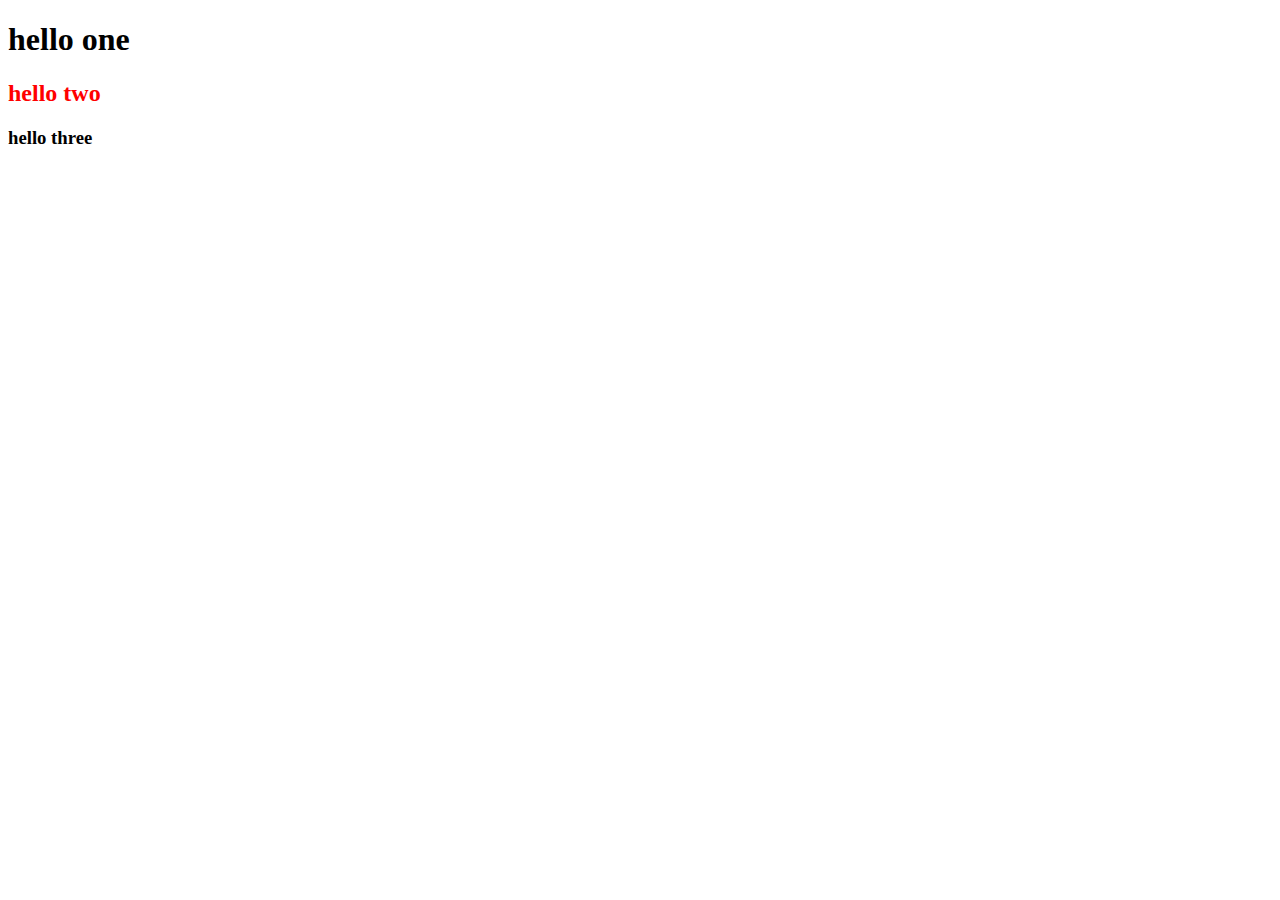
<file: DOM/index.html>
<!DOCTYPE html>
<html>
    <head>
<title>
    scriptkipractice

</title>
    </head>
    <body>
        <h1>
            hello one
        </h1>
        <h2>
            hello two
        </h2>
        <h3>
            hello three
        </h3>
        <script src="script.js">

        </script>
        
    </body>
</html>
</file>
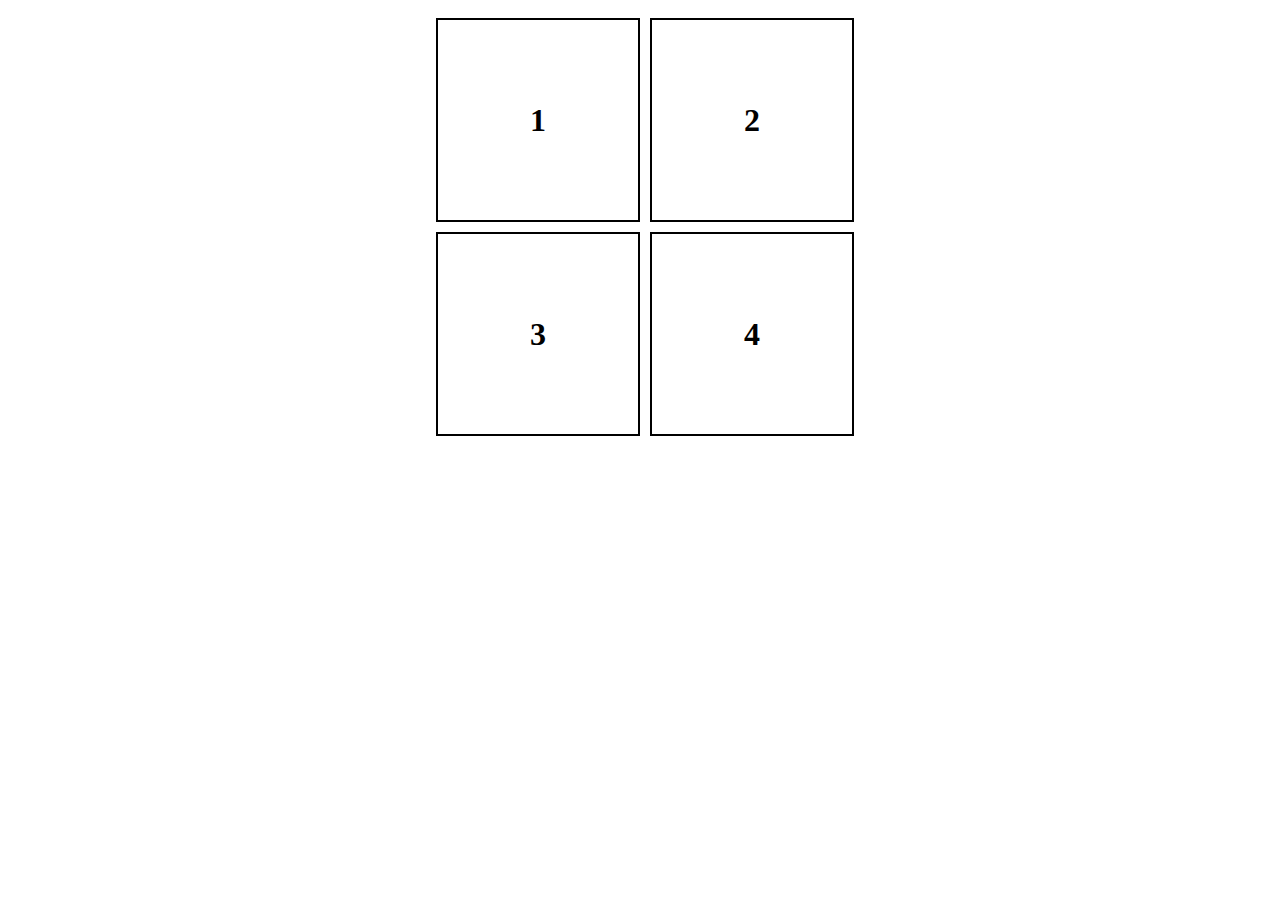
<file: swap game/index.html>
<!DOCTYPE html>
<html>
    <head>
        <title>
            SWAPGAME
        </title>
        <link rel="stylesheet" href="style.css">
    </head>
    <body>
        <div id="main">
           <div id="box">

           
            <div class = "rect">
             <div id="sq1" class="Shape">
                <h1>1</h1>
            </div>
            <div id="sq2" class="Shape">
                <h1>2</h1>
            </div>
           </div>
           <div class="rect">
                 <div id="sq3" class="Shape">
                <h1>3</h1>
            </div>
            <div id="sq4" class="Shape">
                <h1>4</h1>
            </div>
           </div>
           </div>
        </div>
        <script src = "script.js">

        </script>
    </body>
</html>
</file>
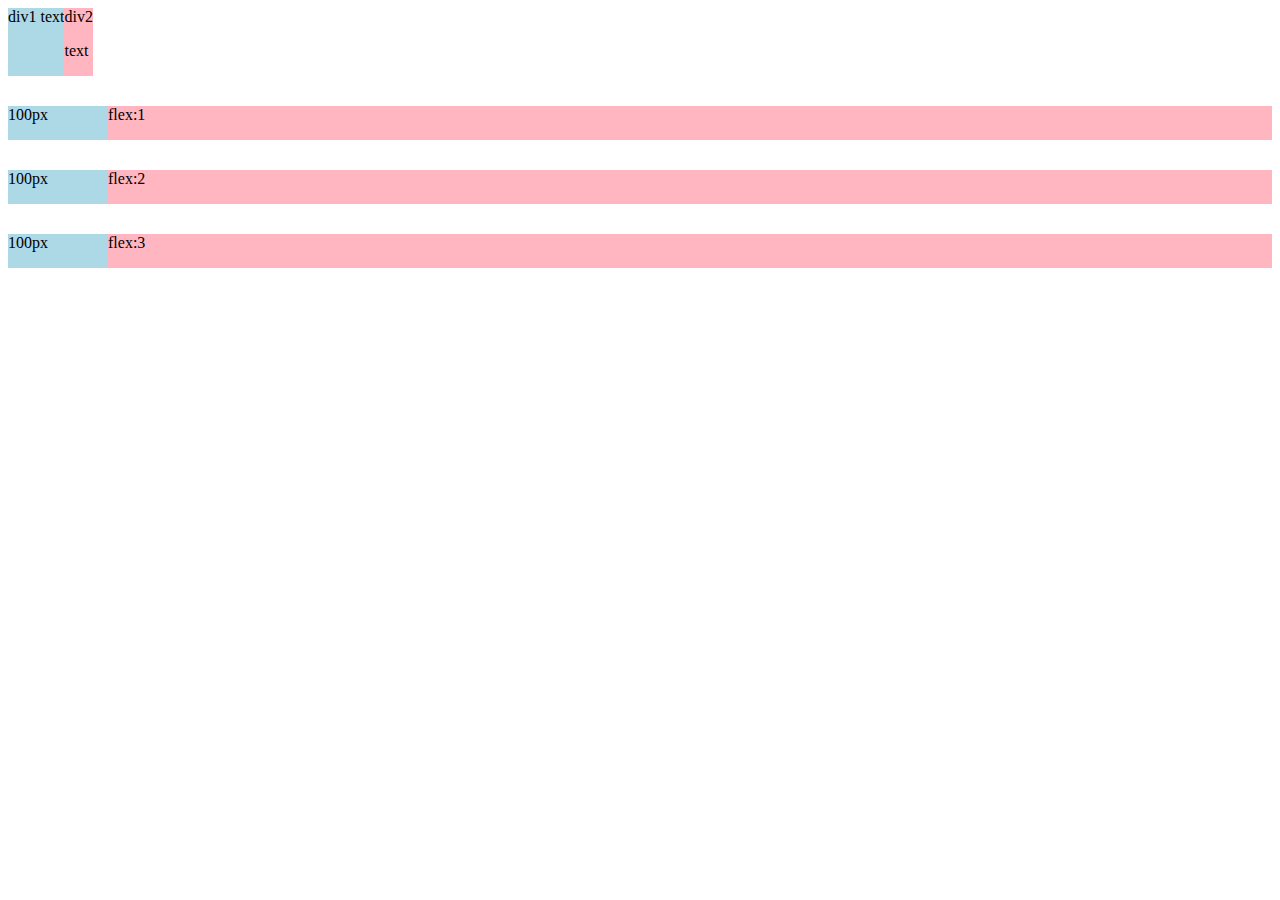
<file: flexbox.html>
<!DOCTYPE html>
<html>
    <head>
        <title> flex box practice</title>
    </head>
    <body>
        <div style="
            display: flex;
            flex-direction: row;
            
            
            ">
            <div style="background-color: lightblue;">div1 text</div>
            <div style="background-color: lightpink;">div2 <p>
                text
            </p>
            <divs></div>
        </div>
        <div style="
            display: flex;
            flex-direction: row;
            margin-top: 30px;
            
            ">
            <div style="background-color: lightblue;
            width: 100px;">100px</div>
            <div style="background-color: lightpink;
            flex: 1;">flex:1 <p>
                
            </p></div>
        </div>
        <div style="
            display: flex;
            flex-direction: row;
            margin-top: 30px;
            ">
            <div style="background-color: lightblue;
            width: 100px;">100px</div>
            <div style="background-color: lightpink;
            flex: 2;">flex:2 <p>
                
            </p></div>
        </div>
        <div style="
            display: flex;
            flex-direction: row;
            margin-top: 30px;
            
            ">
            <div style="background-color: lightblue;
            width: 100px;">100px</div>
            <div style="background-color: lightpink;
            flex: 1;">flex:3 <p>
                
            </p></div>
        </div>
    </body>
</html>
</file>
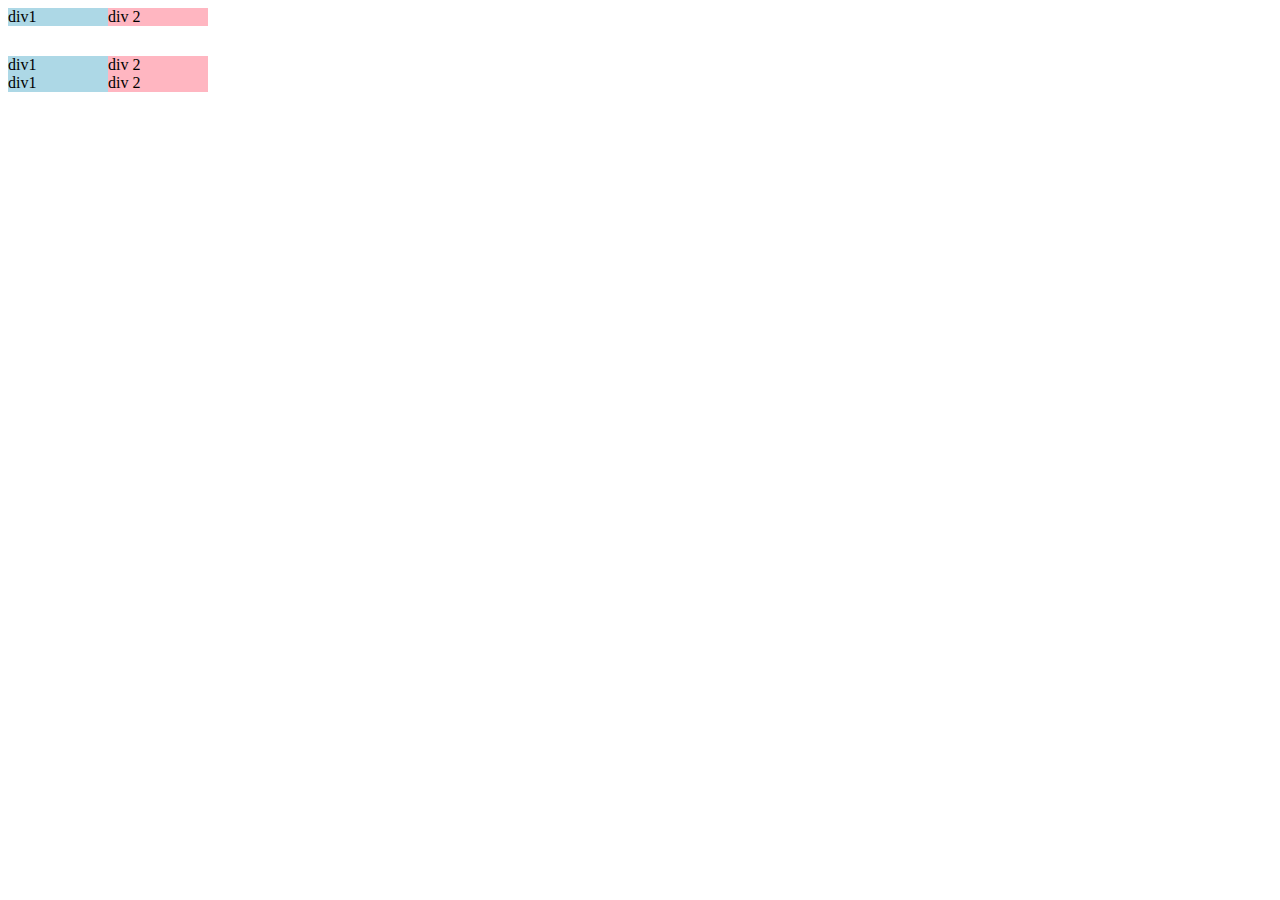
<file: grid.html>
<!DOCTYPE html>
<html>
    <head>
        <title>grid practice</title>
    </head>
    <body>
        <div style="
            display:grid;
            grid-template-columns: 100px 100px;
            ">
            <div style="background-color: lightblue;"> div1</div>
            <div style="background-color: lightpink;">div 2</div>
        </div>
        <div style="
            display:grid;
            grid-template-columns: 100px 100px;
            margin-top: 30px;
            ">
            <div style="background-color: lightblue;"> div1</div>
            <div style="background-color: lightpink;">div 2</div>
        </div>
        <div style="
            display:grid;
            grid-template-columns: 100px 100px;
            ">
            <div style="background-color: lightblue;"> div1</div>
            <div style="background-color: lightpink;">div 2</div>
        </div>
    </body>
</html>
</file>
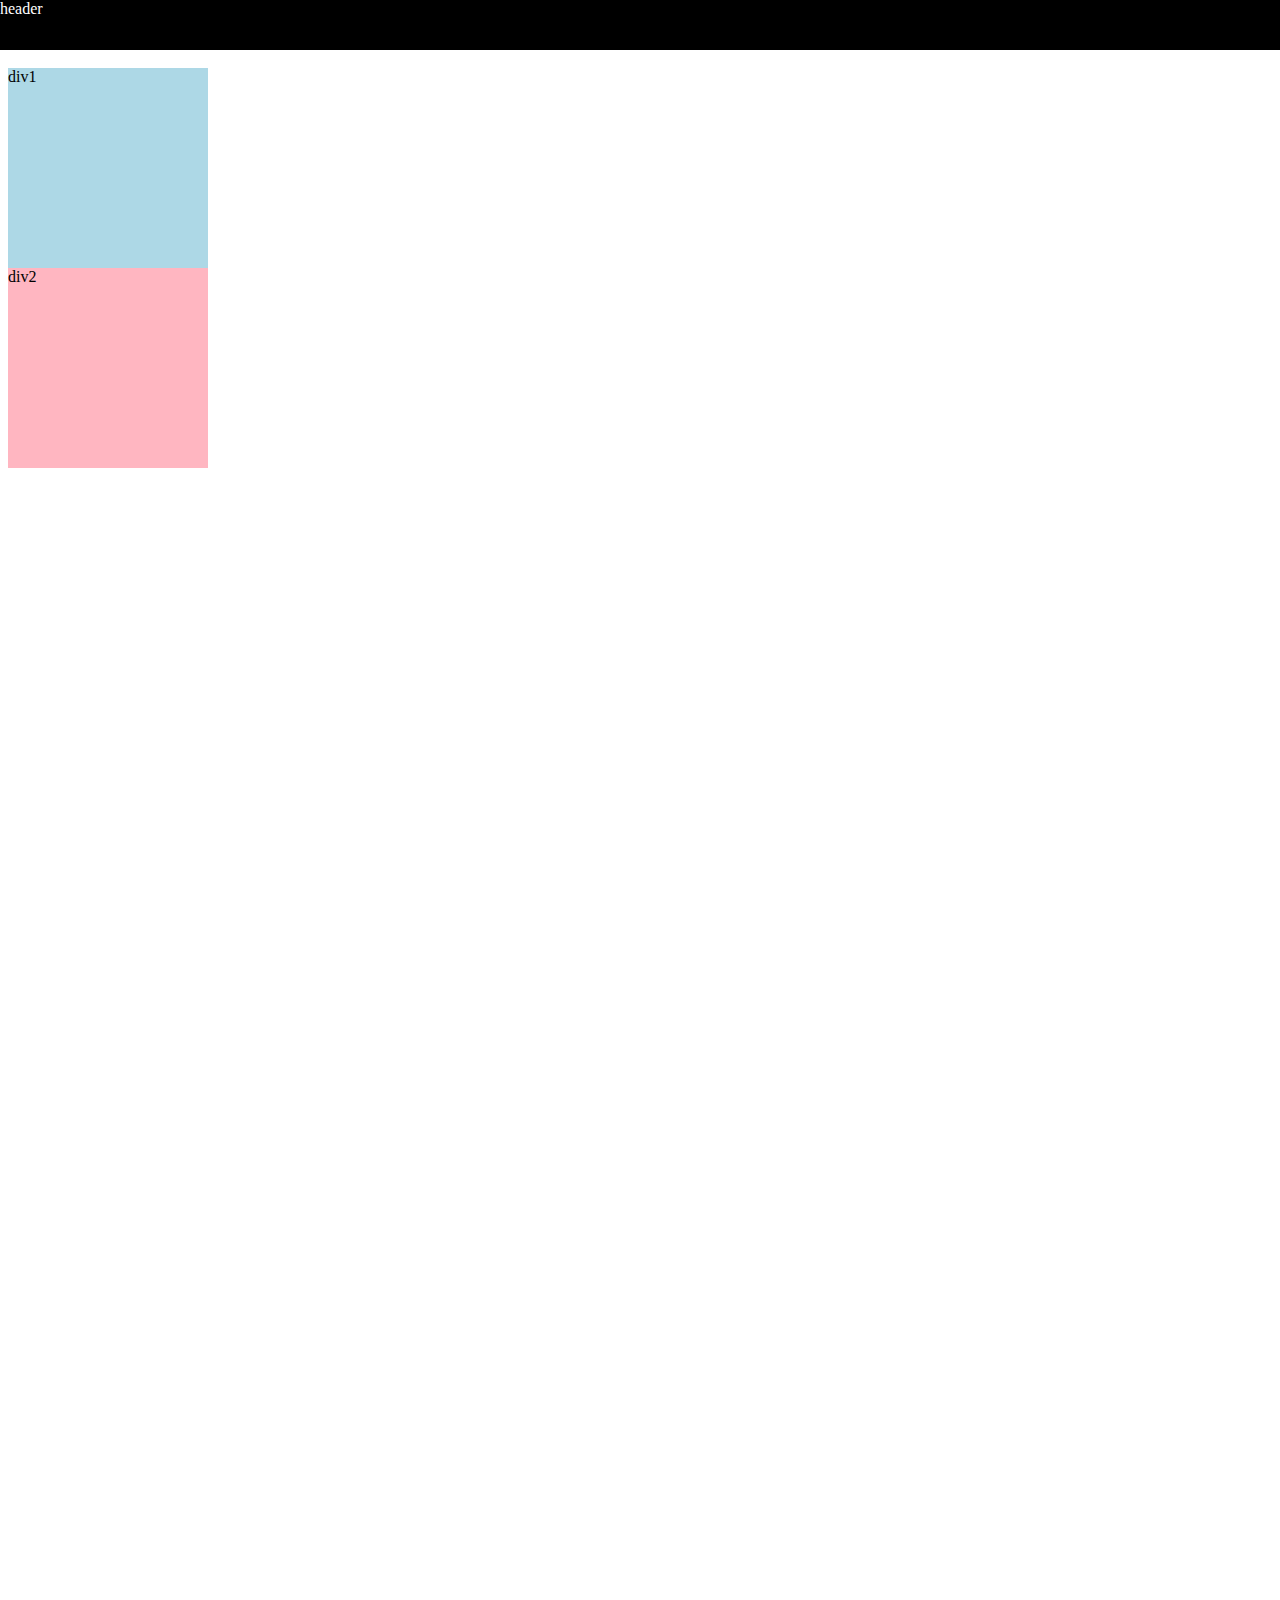
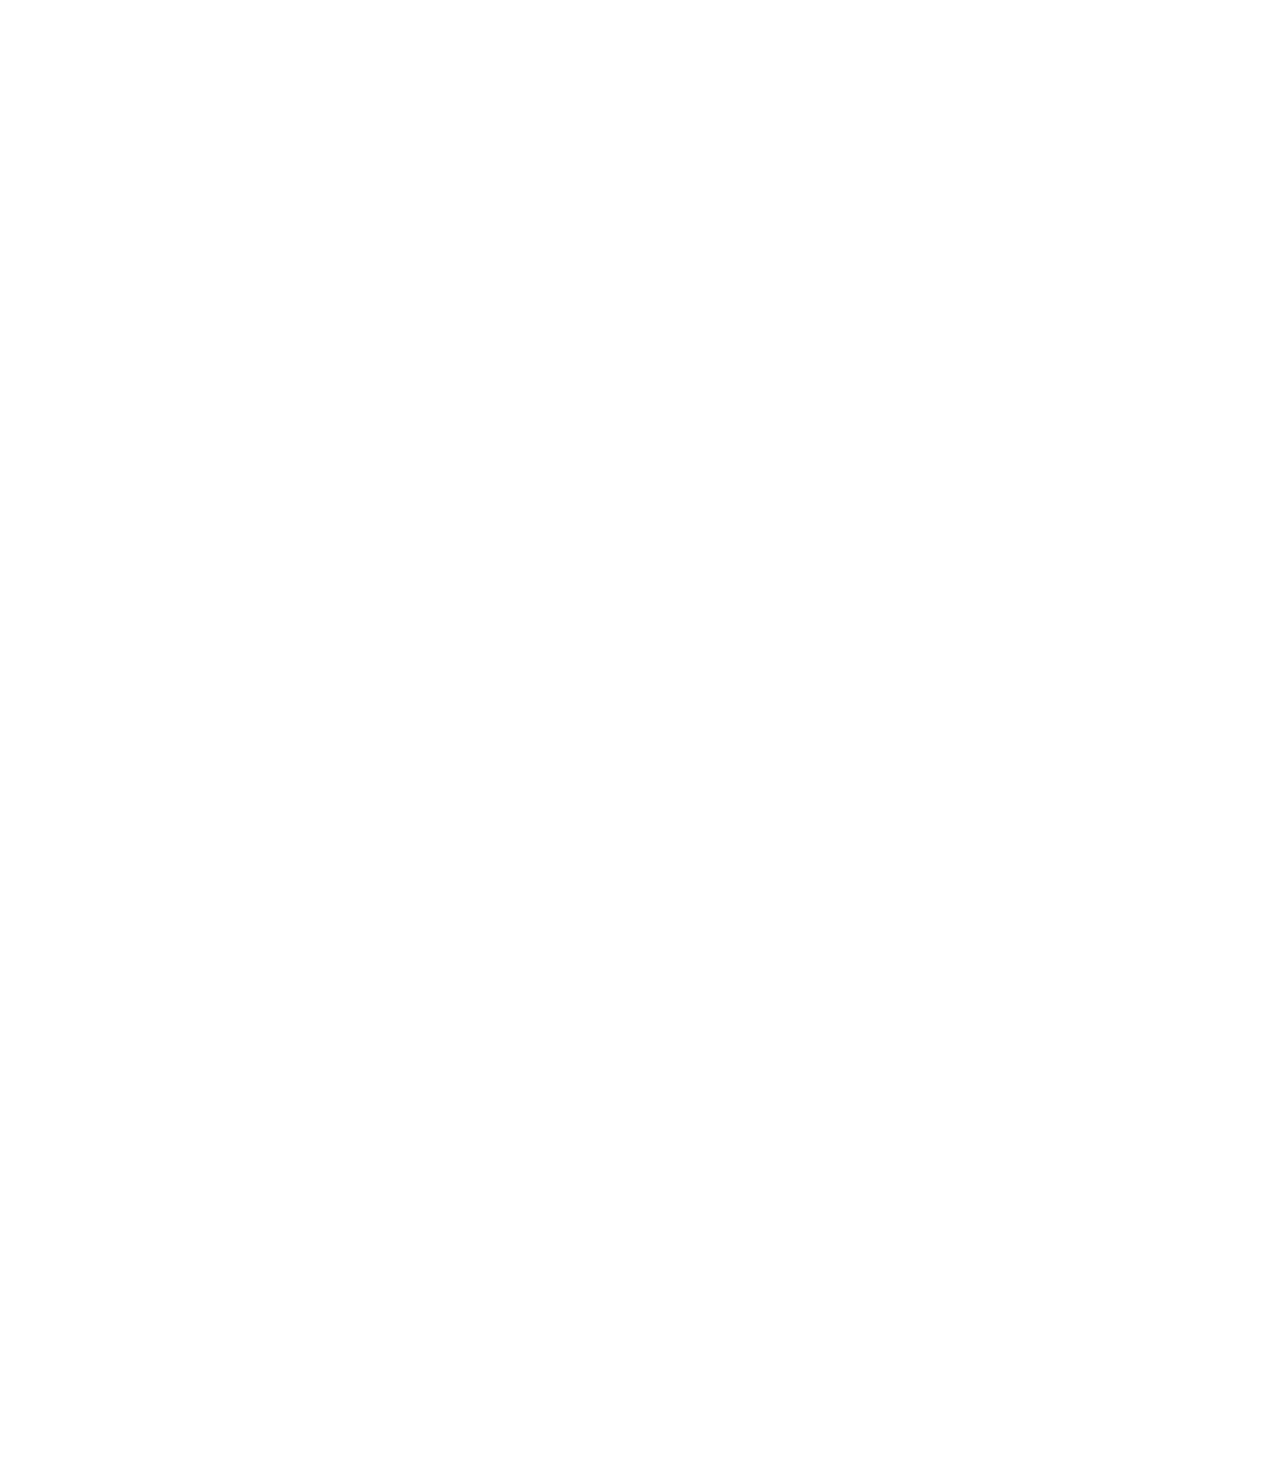
<file: position.html>
<!DOCTYPE html>
<html>
    <head>
        <title>
            position practice
        </title>
    </head>
    <body style="height: 3000px;
    padding-top: 60px;">
        <div style="background-color: black;
        color: white;
        position:fixed;
        height: 50px;
        top: 0;
        left: 0;
        right: 0;"
        >header</div>
<div style="background-color: lightblue;
height: 200px;
width: 200px;
position: static;">
    div1
</div>
<div style="background-color: lightpink;
height: 200px;
width: 200px;">
    div2
</div>
    </body>
</html>
</file>
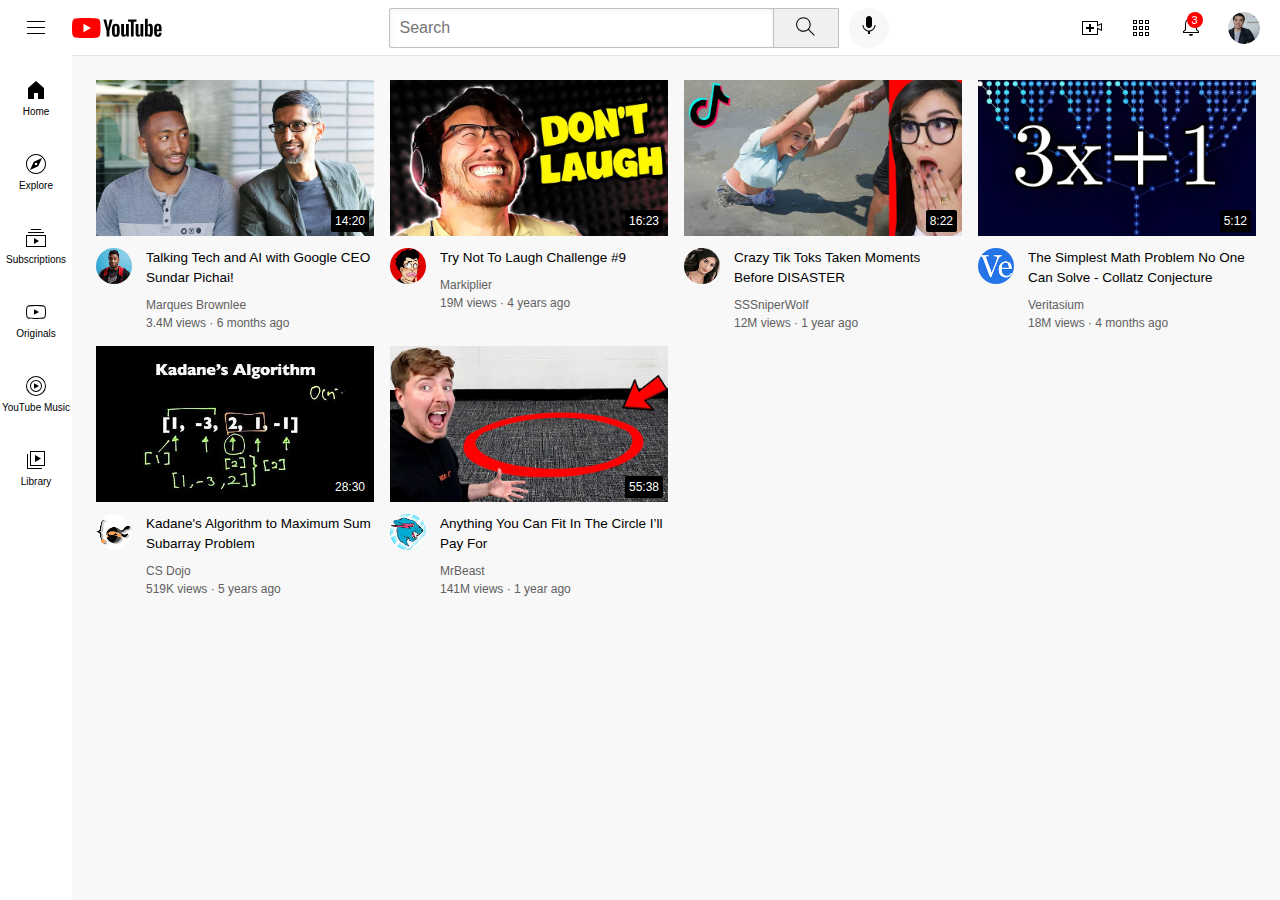
<file: youtube.html>
<!DOCTYPE html>
<html>
    <head>
        <title>YouTube.com Clone</title>
        <link rel = "stylesheet" href="styles/video.css">
        <link rel = "stylesheet" href="styles/header.css">
        <link rel = "stylesheet" href="styles/general.css">
        <link rel = "stylesheet" href="styles/sidebar.css">


    </head>
    <body>
        <div class="header">
            <div class="left-sec">
                <img class = "hamburger" src="icons/hamburger-menu.svg"> 
                <img class = "youtube" src="icons/youtube-logo.svg">
            </div>
            <div class="middle-sec">
                <input class="search-bar" type="text" placeholder="Search">
                <button class="search-button">
                    <img class="search-icon" src="icons/search.svg">
                    <div class="tooltip">Search</div>
                </button>
                <button class="voice-button">
                    <img class="voice-icon" src="icons/voice-search-icon.svg">
                    <div class="tooltip">Search with your voice</div>
                </button>
            </div>
            <div class="right-sec"> 
                <img class="upload" src="icons/upload.svg">
                <img class="apps" src="icons/youtube-apps.svg">
                <div class="notifi-num">
                    <img class="noti" src="icons/notifications.svg">
                    <div class="noti-count"> 3 </div>
                </div>
                <img class="user-icon" src="thumbnails/my-channel.jpeg">
            </div>
            
        </div>
       <div class="sidebar">
            <div class="sidebar-link">
                <img src="icons/home.svg">
                <div>Home</div>
            </div>
            <div class="sidebar-link">
                <img src="icons/explore.svg">
                <div>Explore</div>
            </div>
            <div class="sidebar-link">
                <img src="icons/subscriptions.svg">
                <div>Subscriptions</div>
            </div>
            <div class="sidebar-link">
                <img src="icons/originals.svg">
                <div>Originals</div>
            </div>
            <div class="sidebar-link">
                <img src="icons/youtube-music.svg">
                <div>YouTube Music</div>
            </div>
            <div class="sidebar-link">
                <img src="icons/library.svg">
                <div>Library</div>
            </div>
       </div>
        <div class="video-grid">
            <div class="video-pre">
                <div class="thumb-row">
                    <img class="thumb" src="thumbnails/thumbnail-1.webp">
                    <div class="video-time">
                        14:20
                    </div>
                </div>
                <div class="video-info-grid">
                    <div class="channel-pic">
                        <img class="profile" src="thumbnails/channel-1.jpeg">
                    </div>
                    <div class="video-info">
                        <p class="video-title">Talking Tech and AI with Google CEO Sundar Pichai!</p>
                        <p class="video-author">Marques Brownlee</p>
                        <p class="video-stats">3.4M views · 6 months ago</p>
                    </div>
                </div>
            </div>
    
            <div class="video-pre">
                <div class="thumb-row">
                    <img class="thumb" src="thumbnails/thumbnail-2.webp">
                    <div class="video-time">
                        16:23
                    </div>
                </div>
                <div class="video-info-grid"> <!-- Fixed: Added missing class -->
                    <div class="channel-pic">
                        <img class="profile" src="thumbnails/channel-2.jpeg">
                        
                    </div>
                    <div class="video-info">
                        <p class="video-title">Try Not To Laugh Challenge #9</p>
                        <p class="video-author">Markiplier</p>
                        <p class="video-stats">19M views · 4 years ago</p>
                    </div>
                </div>
            </div>
            <div class="video-pre">
                <div class="thumb-row">
                    <img class="thumb" src="thumbnails/thumbnail-3.webp">
                    <div class="video-time">
                        8:22
                    </div>
                </div>
                <div class="video-info-grid">
                    <div class="channel-pic">
                        <img class="profile" src="thumbnails/channel-3.jpeg">
                    </div>
                    <div class="video-info">
                        <p class="video-title">
                            Crazy Tik Toks Taken Moments Before DISASTER</p>
                        <p class="video-author">SSSniperWolf</p>
                        <p class="video-stats">12M views · 1 year ago</p>
                    </div>
                </div>
            </div>
    
            <div class="video-pre">
                <div class="thumb-row">
                    <img class="thumb" src="thumbnails/thumbnail-4.webp">
                    <div class="video-time">
                        5:12
                    </div>
                </div>
                <div class="video-info-grid"> <!-- Fixed: Added missing class -->
                    <div class="channel-pic">
                        <img class="profile" src="thumbnails/channel-4.jpeg">
                    </div>
                    <div class="video-info">
                        <p class="video-title">
                            The Simplest Math Problem No One Can Solve - Collatz Conjecture</p>
                        <p class="video-author">Veritasium</p>
                        <p class="video-stats">18M views · 4 months ago</p>
                    </div>
                </div>
            </div>
            <div class="video-pre">
                <div class="thumb-row">
                    <img class="thumb" src="thumbnails/thumbnail-5.webp">
                    <div class="video-time">
                        28:30
                    </div>
                </div>
                <div class="video-info-grid">
                    <div class="channel-pic">
                        <img class="profile" src="thumbnails/channel-5.jpeg">
                    </div>
                    <div class="video-info">
                        <p class="video-title">
                            Kadane's Algorithm to Maximum Sum Subarray Problem</p>
                        <p class="video-author">CS Dojo</p>
                        <p class="video-stats">519K views · 5 years ago</p>
                    </div>
                </div>
            </div>
    
            <div class="video-pre">
                <div class="thumb-row">
                    <img class="thumb" src="thumbnails/thumbnail-6.webp">
                    <div class="video-time">
                        55:38
                    </div>
                </div>
                <div class="video-info-grid"> <!-- Fixed: Added missing class -->
                    <div class="channel-pic">
                        <img class="profile" src="thumbnails/channel-6.jpeg">
                    </div>
                    <div class="video-info">
                        <p class="video-title">Anything You Can Fit In The Circle I’ll Pay For</p>
                        <p class="video-author">MrBeast</p>
                        <p class="video-stats">141M views · 1 year ago</p>
                    </div>
                </div>
            </div>
        </div>
        
    
    </body>
</html>
</file>
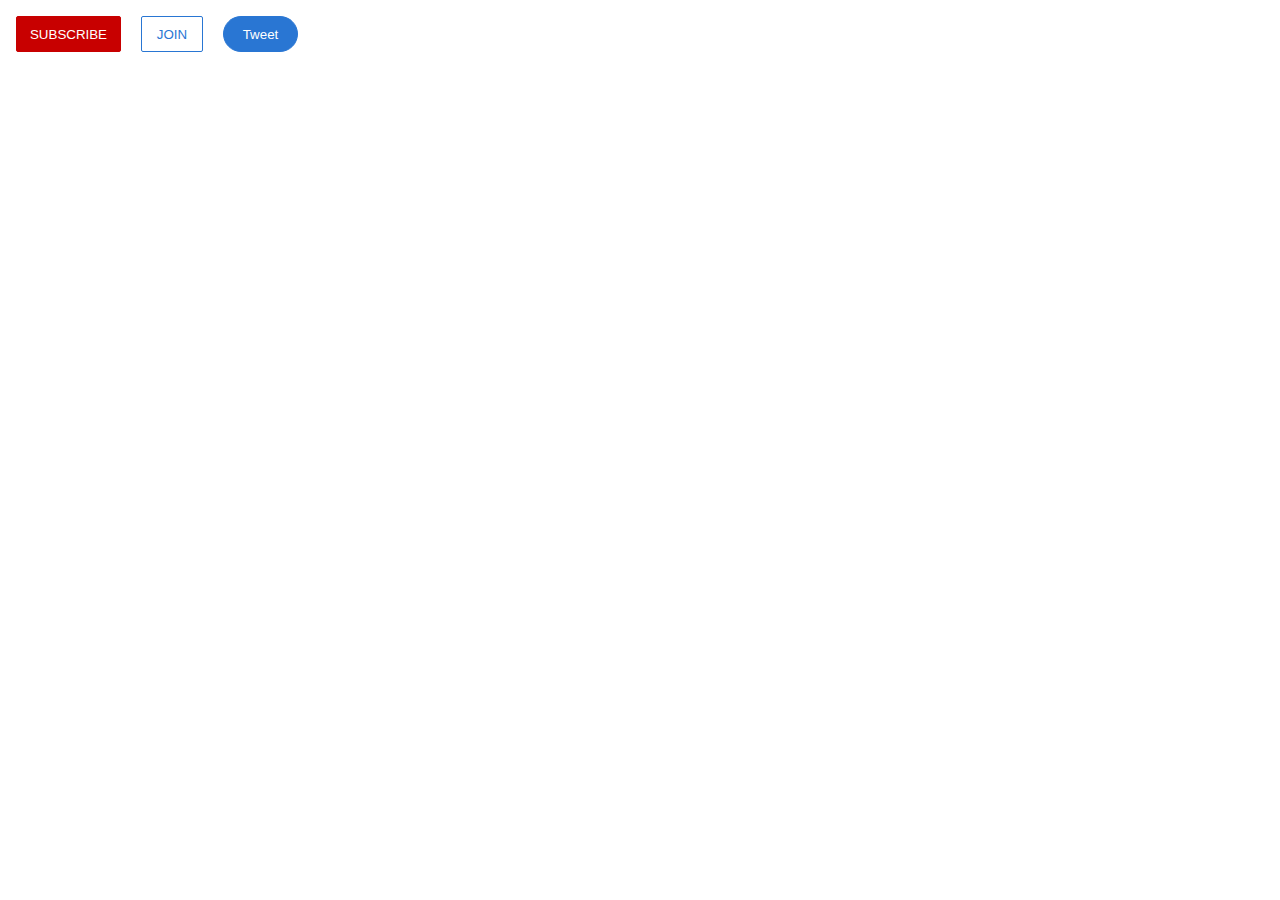
<file: intro/website.html>
<!DOCTYPE html>
<html>
    <head>
        <title>
            BUTTON PRACTICE
        </title>
        <link rel="stylesheet" href="button.css">
        
    </head>
    <body>
        <button class="SUBSCRIBE-button">
            SUBSCRIBE
        </button>
        <button class="JOIN-button">
            JOIN
        </button>
        <button class="Tweet-button">
            Tweet
        </button>
        
    </body>
</html>
</file>
<file: swap game/style.css>
#main{
    height: 100%;
    width: 100%;
      display: flex;
    align-items: center;
    justify-content: center;
}
.rect{
    display: flex;
}
.Shape{
    height: 200px;
    width: 200px;
    border: 2px solid black;
    font-family: 'Montserrat';
    display: flex;
    align-items: center;
    justify-content: center;
    margin-top: 10px;
    margin-left: 10px;
}
/* #sq3{
    background-color: rgb(0,255,0);
} */
</file>
<file: styles/video.css>
.thumb {
    width: 100%;
}

.video-title {
    margin-top: 0;
    font-size: 13.5px;
    font-weight: 500;
    line-height: 20px;
    margin-bottom: 10px;
}
.video-author, .video-stats {
    font-size: 12px;
    color: rgb(96, 96, 96);
}
.video-author {
    margin-bottom: 4px;
}
/* .video-pre {
     width: 300px;
    display: inline-block;
    vertical-align: top;
    margin-right: 15px; 
}*/
/* .channel-pic {
    width: 50px;
    height: 50px;
}
.video-info {
    background-color: gray;
} */
.profile {
    width: 36px;
    border-radius: 36px;
    
}
.thumb-row {
    margin-bottom: 8px;
    position: relative;
}
.video-time{
    font-family: Arial, Helvetica, sans-serif;
    font-weight: 500;
    font-size: 12px;
    /* padding-left: 4px;
    padding-right: 4px;
    padding-top: 4px;
    padding-bottom: 4px; */
    padding: 4px;
    border-radius: 2px;
    background-color: black;
    color: white;
    position: absolute;
    bottom: 8px;
    right: 5px;
}
.video-info-grid {
    display: grid;
    grid-template-columns: 50px 1fr;
    /* column-gap: 10px; */
}
.video-grid{
    display: grid;
    grid-template-columns: 1fr 1fr 1fr;
    column-gap: 16px;
    row-gap: 16px;
    /* text-decoration: underline; */
}
@media (max-width: 750px){
    .video-grid{
        grid-template-columns: 1fr 1fr;
    }
}
@media (min-width: 751px) and (max-width:999px){
    .video-grid{
        grid-template-columns: 1fr 1fr;
    }
}
@media (min-width: 1000px){
    .video-grid{
        grid-template-columns: 1fr 1fr 1fr 1fr;
    }
}
</file>
<file: styles/header.css>
/* .search-bar {
    display: block;
} */
 .header{
    height: 55px;
    display: flex;
    flex-direction: row;
    justify-content: space-between;
    position: fixed;
    top: 0;
    right: 0;
    left: 0;
    background-color: white;
    border-bottom-width: 1px ;
    border-bottom-style: solid;
    border-bottom-color: rgb(228, 228, 228);
    z-index: 100;
 }
 
 .left-sec{
    display: flex;
    align-items: center;
 }
 .hamburger{
   height: 24px;
   margin-left: 24px;
   margin-right: 24px;
   
 }
 .youtube{
   height: 20px;
 }
 .middle-sec{
    flex: 1;
    margin-left: 70px;
    margin-right: 35px;
    max-width: 500px;
    display: flex;
    align-items: center;
 }
 .search-bar{
   flex:1;
   height:36px;
   padding-left: 10px;
   font-size: 16px;
   border-width: 1px;
   border-style: solid;
   border-color: rgb(192, 192, 192);
   border-radius: 2px;
   width: 0;
   box-shadow: inset 1px 2px 5px rgba(0, 0, 0, 0.05); 
 }
 .search-icon{
   height: 25px;
   margin-top: 4px;
 }
 .search-bar::placeholder{
   font-family: Arial, Helvetica, sans-serif;
   font-size: 16px;
 }
 .search-button:hover .tooltip,
 .voice-button:hover .tooltip{
  opacity: 1;
 }
 .search-button,
 .voice-button{
  display: flex;
  justify-content: center;
 }
 .search-button .tooltip,
 .voice-button .tooltip{
  position: absolute;
  background-color: gray;
  color: white;
  padding-top: 4px;
  padding-bottom: 4px;
  padding-left: 8px;
  padding-right: 8px;
  border-radius: 2px;
  font-size: 12px;
  bottom: -30px;
  opacity: 0;
  transition: opacity 0.15s;
  pointer-events: none;

 }
 
 .search-button{
   height: 40px;
   width: 66px;
   background-color: rgb(240, 240, 240);
  border-width: 1px;
   border-style: solid;
   border-color: rgb(192, 192, 192);
   margin-left: -1px;
   margin-right: 10px;
   position: relative;
 }
 .voice-button{
   height: 40px;
   width: 40px;
   border-radius: 20px;
   border: none;
   background-color: rgb(248, 248, 248);
   
 }
 .voice-icon{
   height: 24px;
   margin-top: 4px;
   
 }
 .right-sec{
    width: 180px;
    margin-right: 20px;
    display: flex;
    align-items: center;
    justify-content: space-between;
    flex-shrink: 0;
 }
 .noti{
   height: 24px;
 }
 .notifi-num{
  position: relative;
 }
 .noti-count{
  position: absolute;
  top: -2px;
  right: 0;
  background-color: red;
  color: white;
  font-family: Arial, Helvetica, sans-serif;
  font-size: 11px;
  padding-left: 5px;
  padding-right: 5px;
  padding-top: 2px;
  padding-bottom: 2px;
  border-radius: 100px;
 }
 .apps{
   height: 24px;
 }
 .upload{
   height: 24px;
 }
 .user-icon{
   height: 32px;
   border-radius: 16px;
 }
</file>
<file: styles/general.css>
p {
    font-family: Arial, Helvetica, sans-serif;
    margin-top: 0;
    margin-bottom: 0;
}
body{
    margin: 0;
    padding-top: 80px;
    padding-left: 96px;
    padding-right: 24px;
    background-color: rgb(248, 248, 248);
}
</file>
<file: styles/sidebar.css>
.sidebar{
    position: fixed;
    left: 0;
    bottom: 0;
    top: 55px;
    background-color: white;
    width: 72px;
    z-index: 200;
    padding-top: 5px;

}
.sidebar-link{
    height: 74px;
    display: flex;
    justify-content: center;
    align-items: center;
    flex-direction: column;
    cursor: pointer;

}
.sidebar-link:hover{
    background-color: rgb(235, 235, 235);
}
.sidebar-link img{
    height: 24px;
    margin-bottom: 4px;
    

}
.sidebar-link div{
    font-family: Arial, Helvetica, sans-serif;
    font-size: 10px;
}
</file>
<file: intro/button.css>
.JOIN-button {
    background-color: white;
    border: 1px solid rgb(41, 118, 211);
    border-radius: 2px;
    height: 36px;
    margin:  8px;
    width: 62px;
    color: rgb(41, 118, 211);
    transition: opacity 0.1s, color 0.3s, box-shadow 0.15s, background-color 0.3s;
    cursor: pointer;
}
.JOIN-button:hover {
    background-color: rgb(41, 118, 211);
    box-shadow: 2px 2px 5px rgba(0, 0, 0, 0.15);
    color: white;
}
.JOIN-button:active {
    opacity: 0.7;
}

.SUBSCRIBE-button {
    background-color: rgb(200, 0, 0);
    border: 1px solid rgb(200, 0, 0);
    border-radius: 2px;
    height: 36px;
    margin: 0 8px;
    width: 105px;
    color: white;
    transition: opacity 0.1s, box-shadow 0.15s;
    cursor: pointer;
}
.SUBSCRIBE-button:hover {
    box-shadow: 2px 2px 5px rgba(0, 0, 0, 0.15);
}
.SUBSCRIBE-button:active {
    opacity: 0.7;
}

.Tweet-button {
    background-color: rgb(41, 118, 211);
    border: 1px solid rgb(41, 118, 211);
    border-radius: 18px;
    height: 36px;
    margin: 0 8px;
    width: 75px;
    color: white;
    transition: opacity 0.1s, box-shadow 0.15s;
    cursor: pointer;
}
.Tweet-button:hover {
    box-shadow: 2px 2px 5px rgba(0, 0, 0, 0.15);
}
.Tweet-button:active {
    opacity: 0.7;
}
</file>
